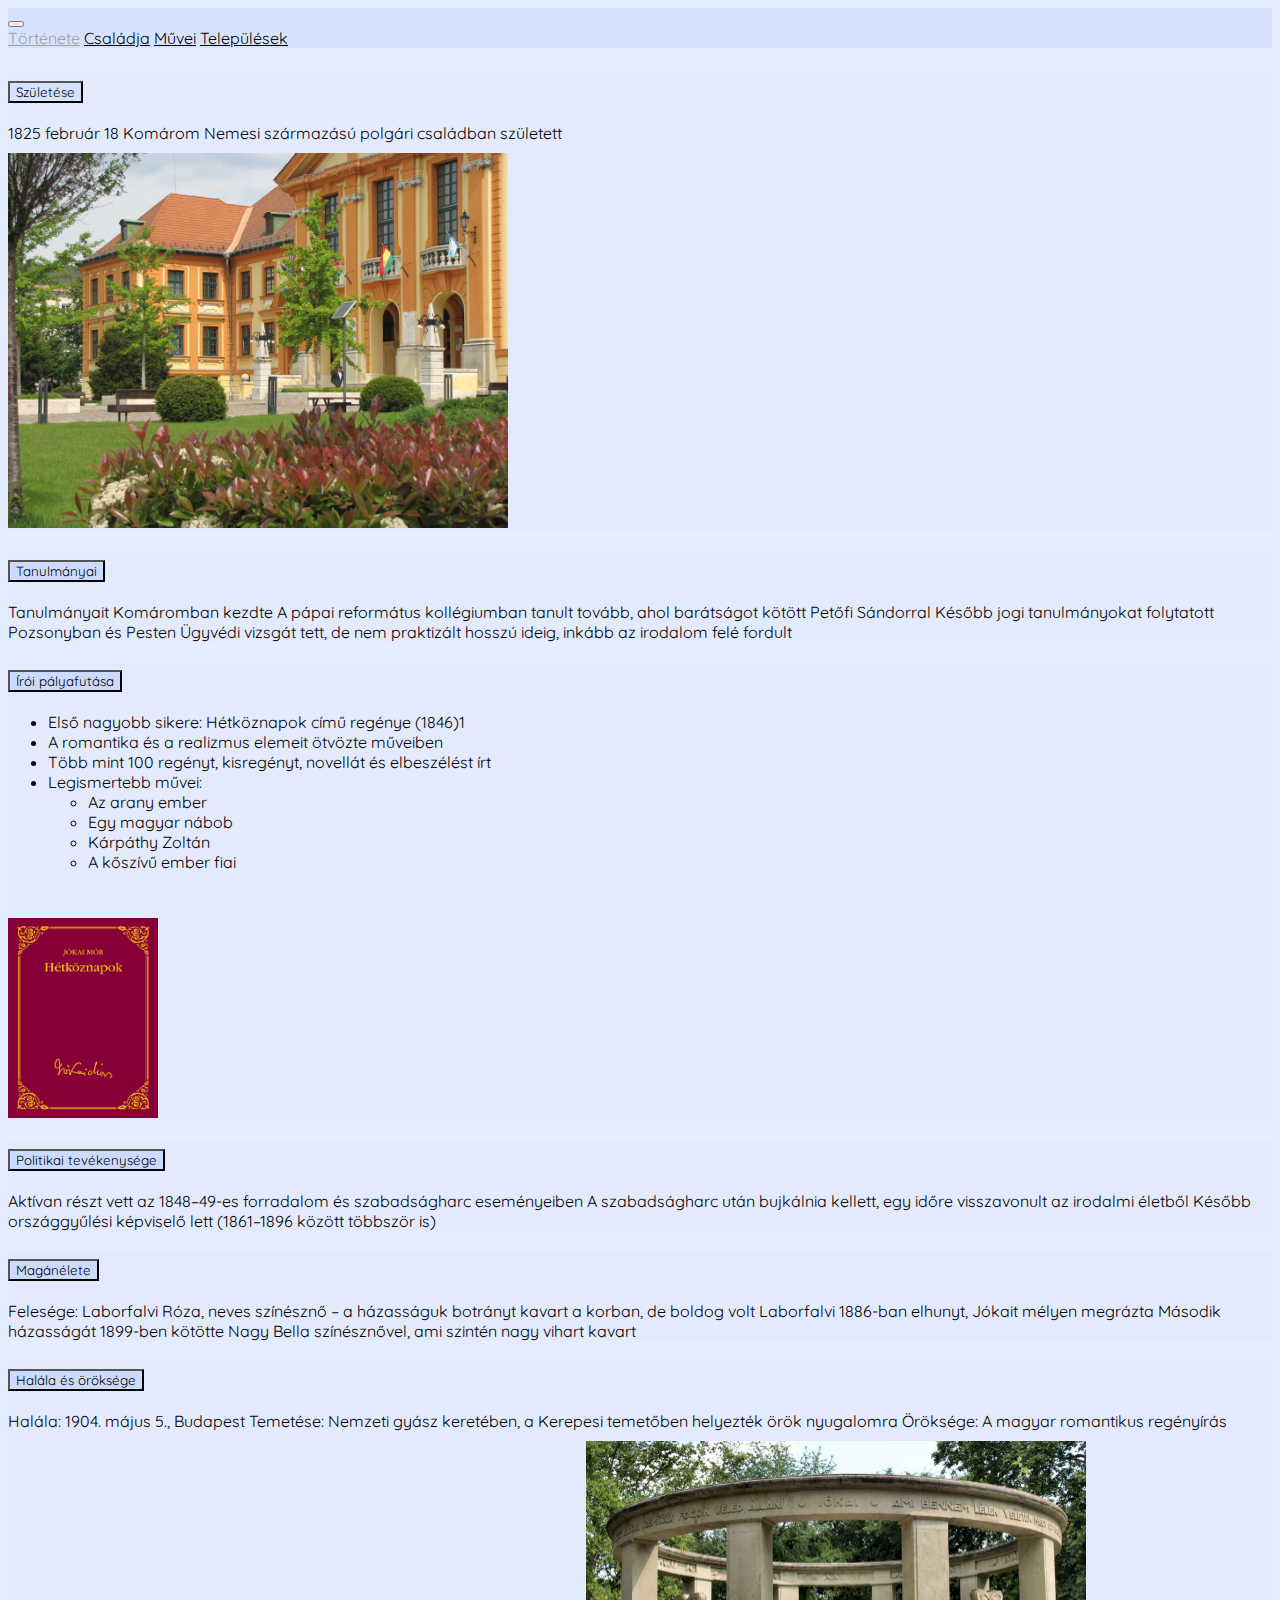
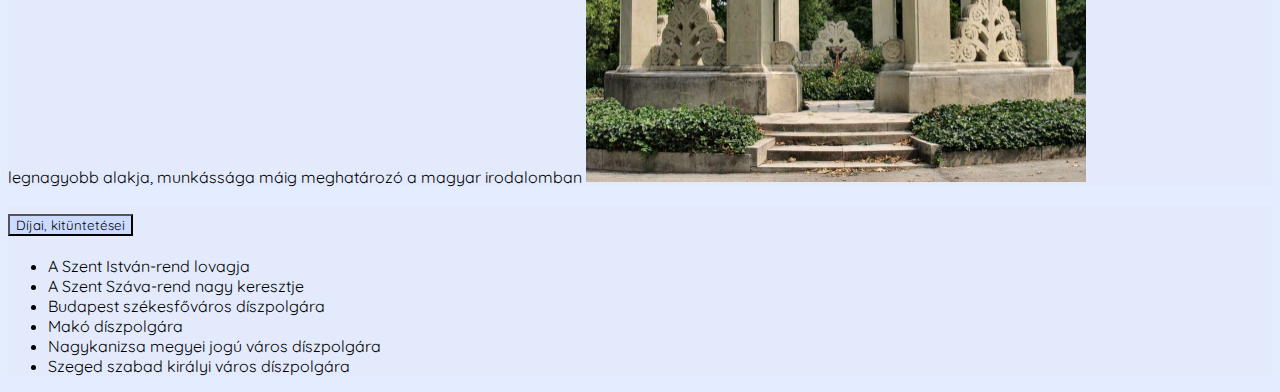
<file: index.html>
<!DOCTYPE html>
<html lang="en">

<head>
  <script src="https://cdn.jsdelivr.net/npm/bootstrap@5.3.8/dist/js/bootstrap.bundle.min.js"
    integrity="sha384-FKyoEForCGlyvwx9Hj09JcYn3nv7wiPVlz7YYwJrWVcXK/BmnVDxM+D2scQbITxI"
    crossorigin="anonymous"></script>
  <link href="https://cdn.jsdelivr.net/npm/bootstrap@5.3.8/dist/css/bootstrap.min.css" rel="stylesheet"
    integrity="sha384-sRIl4kxILFvY47J16cr9ZwB07vP4J8+LH7qKQnuqkuIAvNWLzeN8tE5YBujZqJLB" crossorigin="anonymous">
  <meta charset="UTF-8">
  <meta name="viewport" content="width=device-width, initial-scale=1.0">
  <title>Története</title>
  <link rel="stylesheet" href="tortenetek.css">
</head>

<body>
  <nav class="navbar navbar-expand-lg bg-body-tertiary">
    <div class="container-fluid">
      <button class="navbar-toggler" type="button" data-bs-toggle="collapse" data-bs-target="#navbarNavAltMarkup"
        aria-controls="navbarNavAltMarkup" aria-expanded="false" aria-label="Toggle navigation">
        <span class="navbar-toggler-icon"></span>
      </button>
      <div class="collapse navbar-collapse" id="navbarNavAltMarkup">
        <div class="navbar-nav">
          <a class="nav-link active ittvok" aria-current="page" href="index.html">Története</a>
          <a class="nav-link" href="csaladja.html">Családja</a>
          <a class="nav-link" href="muvei.html">Művei</a>
          <a class="nav-link" href="telepulesek.html">Települések</a>
        </div>
      </div>
    </div>
  </nav>
  <div class="accordion" id="accordionExample">
    <div class="accordion-item">
      <h2 class="accordion-header">
        <button class="accordion-button" type="button" data-bs-toggle="collapse" data-bs-target="#collapseOne"
          aria-expanded="true" aria-controls="collapseOne">
          Születése
        </button>
      </h2>
      <div id="collapseOne" class="accordion-collapse collapse show" data-bs-parent="#accordionExample">
        <div class="accordion-body">
          <strong>1825 február 18 Komárom</strong> Nemesi származású polgári családban született<br>
          <img src="img/Hungary,_Komárom,_a_Városháza_a_Szabadság_téren_001.jpg" alt="Komárom">
        </div>
      </div>
    </div>
    <div class="accordion-item">
      <h2 class="accordion-header">
        <button class="accordion-button collapsed" type="button" data-bs-toggle="collapse" data-bs-target="#collapseTwo"
          aria-expanded="false" aria-controls="collapseTwo">
          Tanulmányai
        </button>
      </h2>
      <div id="collapseTwo" class="accordion-collapse collapse" data-bs-parent="#accordionExample">
        <div class="accordion-body">
          Tanulmányait Komáromban kezdte A pápai református kollégiumban tanult tovább, ahol barátságot kötött Petőfi
          Sándorral
          Később jogi tanulmányokat folytatott Pozsonyban és Pesten
          Ügyvédi vizsgát tett, de nem praktizált hosszú ideig, inkább az irodalom felé fordult
        </div>
      </div>
    </div>
    <div class="accordion-item">
      <h2 class="accordion-header">
        <button class="accordion-button collapsed" type="button" data-bs-toggle="collapse"
          data-bs-target="#collapseThree" aria-expanded="false" aria-controls="collapseThree">
          Írói pályafutása
        </button>
      </h2>
      <div id="collapseThree" class="accordion-collapse collapse" data-bs-parent="#accordionExample">
        <div class="accordion-body">
          <ul>
            <li>Első nagyobb sikere: Hétköznapok című regénye (1846)1</li>
            <li>A romantika és a realizmus elemeit ötvözte műveiben</li>
            <li>Több mint 100 regényt, kisregényt, novellát és elbeszélést írt</li>
            <li>Legismertebb művei:</li>
            <ul>
              <li>Az arany ember</li>
              <li>Egy magyar nábob</li>
              <li>Kárpáthy Zoltán</li>
              <li>A kőszívű ember fiai</li>
            </ul>
          </ul>
          <br><img src="img/covers_76997.jpg" alt="Métköznapok c. mű borítója" class="hetkoznapok">

        </div>
      </div>
    </div>
    <div class="accordion-item">
      <h2 class="accordion-header">
        <button class="accordion-button collapsed" type="button" data-bs-toggle="collapse"
          data-bs-target="#collapseFour" aria-expanded="false" aria-controls="collapseFour">
          Politikai tevékenysége
        </button>
      </h2>
      <div id="collapseFour" class="accordion-collapse collapse" data-bs-parent="#accordionExample">
        <div class="accordion-body">
          Aktívan részt vett az 1848–49-es forradalom és szabadságharc eseményeiben
          A szabadságharc után bujkálnia kellett, egy időre visszavonult az irodalmi életből
          Később országgyűlési képviselő lett (1861–1896 között többször is)
        </div>
      </div>
    </div>
    <div class="accordion-item">
      <h2 class="accordion-header">
        <button class="accordion-button collapsed" type="button" data-bs-toggle="collapse"
          data-bs-target="#collapseFive" aria-expanded="false" aria-controls="collapseFive">
          Magánélete
        </button>
      </h2>
      <div id="collapseFive" class="accordion-collapse collapse" data-bs-parent="#accordionExample">
        <div class="accordion-body">
          Felesége: Laborfalvi Róza, neves színésznő – a házasságuk botrányt kavart a korban, de boldog volt
          Laborfalvi 1886-ban elhunyt, Jókait mélyen megrázta
          Második házasságát 1899-ben kötötte Nagy Bella színésznővel, ami szintén nagy vihart kavart
        </div>
      </div>
    </div>
    <div class="accordion-item">
      <h2 class="accordion-header">
        <button class="accordion-button collapsed" type="button" data-bs-toggle="collapse" data-bs-target="#collapseSix"
          aria-expanded="false" aria-controls="collapseSix">
          Halála és öröksége
        </button>
      </h2>
      <div id="collapseSix" class="accordion-collapse collapse" data-bs-parent="#accordionExample">
        <div class="accordion-body">
          Halála: 1904. május 5., Budapest
          Temetése: Nemzeti gyász keretében, a Kerepesi temetőben helyezték örök nyugalomra
          Öröksége: A magyar romantikus regényírás legnagyobb alakja, munkássága máig meghatározó a magyar irodalomban
          <img src="img/Jókai_Mór_síremléke.jpg" alt="Jókai Mór síremlék">
        </div>
      </div>
    </div>
    <div class="accordion-item">
      <h2 class="accordion-header">
        <button class="accordion-button collapsed" type="button" data-bs-toggle="collapse"
          data-bs-target="#collapseSeven" aria-expanded="false" aria-controls="collapseSeven">
          Díjai, kitüntetései
        </button>
      </h2>
      <div id="collapseSeven" class="accordion-collapse collapse" data-bs-parent="#accordionExample">
        <div class="accordion-body">
          <ul>
            <li>A Szent István-rend lovagja</li>
            <li>A Szent Száva-rend nagy keresztje</li>
            <li>Budapest székesfőváros díszpolgára</li>
            <li>Makó díszpolgára</li>
            <li>Nagykanizsa megyei jogú város díszpolgára</li>
            <li>Szeged szabad királyi város díszpolgára</li>
          </ul>
        </div>
      </div>
    </div>
  </div>

</body>

</html>
</file>
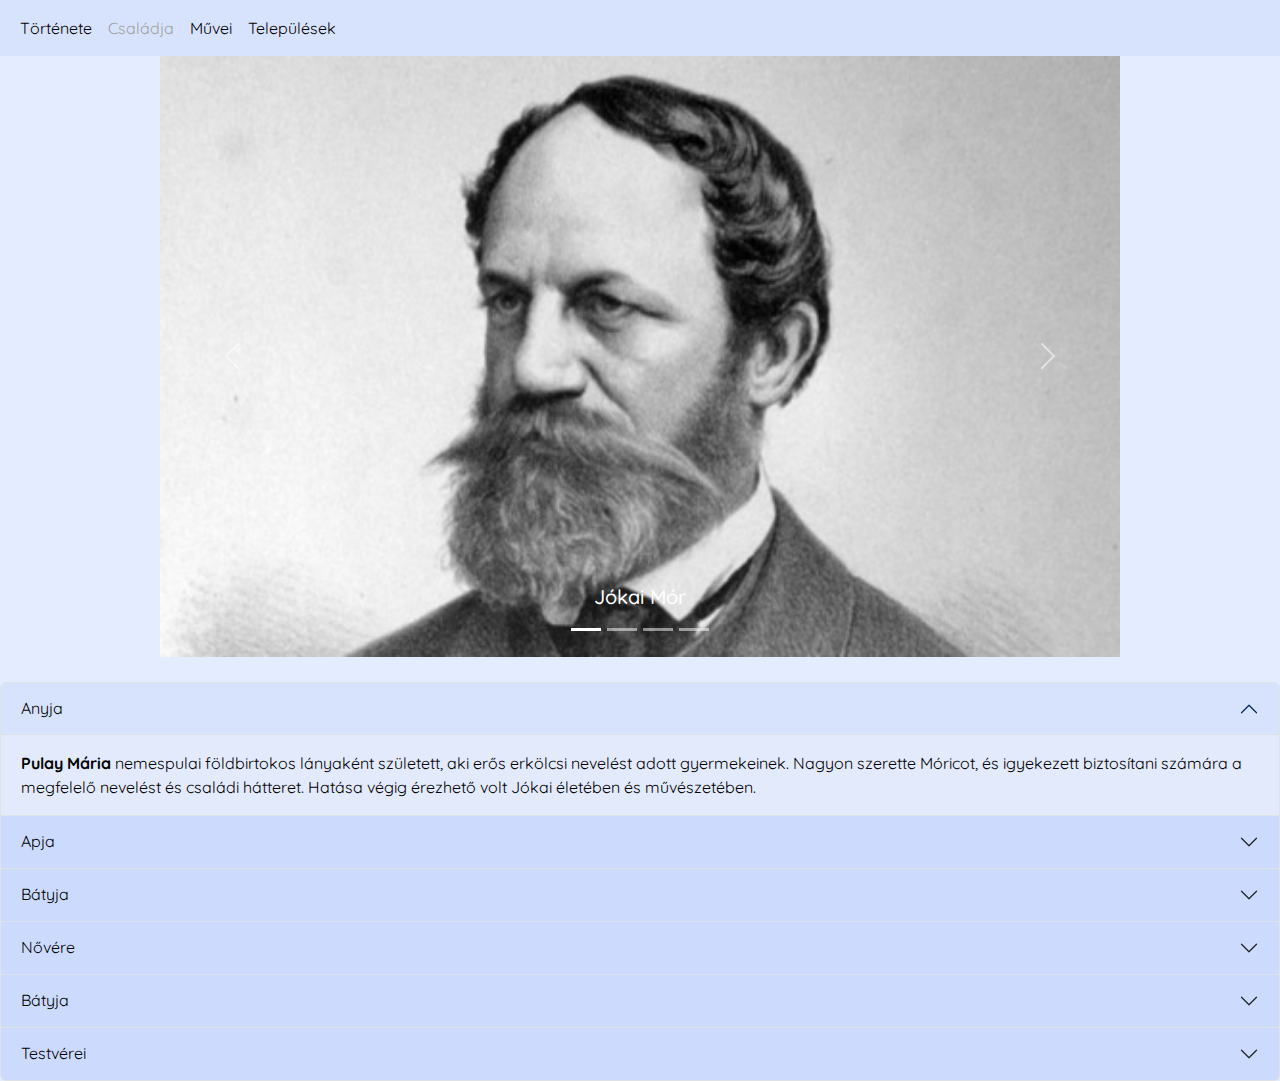
<file: csaladja.html>
<!DOCTYPE html>
<html lang="hu">

<head>
    <meta charset="UTF-8">
    <meta name="viewport" content="width=device-width, initial-scale=1.0">
    <title>Családja</title>
    <link rel="stylesheet" href="https://cdn.jsdelivr.net/npm/bootstrap@5.3.8/dist/css/bootstrap.min.css">
    <script src="https://cdn.jsdelivr.net/npm/bootstrap@5.3.8/dist/js/bootstrap.bundle.min.js"></script>
    <link rel="stylesheet" href="csaladja.css">
</head>

<body>
    <nav class="navbar navbar-expand-lg bg-body-tertiary">
        <div class="container-fluid">
            <button class="navbar-toggler" type="button" data-bs-toggle="collapse" data-bs-target="#navbarNavAltMarkup"
                aria-controls="navbarNavAltMarkup" aria-expanded="false" aria-label="Toggle navigation">
                <span class="navbar-toggler-icon"></span>
            </button>
            <div class="collapse navbar-collapse" id="navbarNavAltMarkup">
                <div class="navbar-nav">
                    <a class="nav-link" href="index.html">Története</a>
                    <a class="nav-link active ittvok" href="csaladja.html" aria-current="page">Családja</a>
                    <a class="nav-link" href="muvei.html">Művei</a>
                    <a class="nav-link" href="telepulesek.html">Települések</a>
                </div>
            </div>
        </div>
    </nav>
    <div id="carouselExampleCaptions" class="carousel slide">
        <div class="carousel-indicators">
            <button type="button" data-bs-target="#carouselExampleCaptions" data-bs-slide-to="0" class="active"
                aria-current="true" aria-label="Slide 1"></button>
            <button type="button" data-bs-target="#carouselExampleCaptions" data-bs-slide-to="1"
                aria-label="Slide 2"></button>
            <button type="button" data-bs-target="#carouselExampleCaptions" data-bs-slide-to="2"
                aria-label="Slide 3"></button>
            <button type="button" data-bs-target="#carouselExampleCaptions" data-bs-slide-to="3"
                aria-label="Slide 4"></button>
        </div>
        <div class="carousel-inner">
            <div class="carousel-item active">
                <img src="img/Jokai.jpg" class="d-block w-100 imidzs" alt="Jókai Mór">
                <div class="carousel-caption d-none d-md-block">
                    <h5>Jókai Mór</h5>
                </div>
            </div>
            <div class="carousel-item">
                <img src="img/Anya.jpg" class="d-block w-100 imidzs" alt="Pulay Mária">
                <div class="carousel-caption d-none d-md-block">
                    <h5>Pulay Mária</h5>
                </div>
            </div>
            <div class="carousel-item">
                <img src="img/Apa.jpg" class="d-block w-100 imidzs" alt="Jókay József">
                <div class="carousel-caption d-none d-md-block">
                    <h5>Jókay József</h5>
                </div>
            </div>
            <div class="carousel-item">
                <img src="img\Laborfalvi_Róza.jpg" class="d-block w-100 imidzs" alt="...">
                <div class="carousel-caption d-none d-md-block">
                    <h5>Laborfalvi Róza</h5>
                </div>
            </div>
        </div>
        <button class="carousel-control-prev" type="button" data-bs-target="#carouselExampleCaptions"
            data-bs-slide="prev">
            <span class="carousel-control-prev-icon" aria-hidden="true"></span>
            <span class="visually-hidden">Previous</span>
        </button>
        <button class="carousel-control-next" type="button" data-bs-target="#carouselExampleCaptions"
            data-bs-slide="next">
            <span class="carousel-control-next-icon" aria-hidden="true"></span>
            <span class="visually-hidden">Next</span>
        </button>
    </div>



    <div class="accordion" id="accordionExample">
        <div class="accordion-item">
            <h2 class="accordion-header">
                <button class="accordion-button" type="button" data-bs-toggle="collapse" data-bs-target="#collapseOne"
                    aria-expanded="true" aria-controls="collapseOne">
                    Anyja
                </button>
            </h2>
            <div id="collapseOne" class="accordion-collapse collapse show" data-bs-parent="#accordionExample">
                <div class="accordion-body">
                    <strong>Pulay Mária</strong> nemespulai földbirtokos lányaként született, aki erős erkölcsi nevelést
                    adott
                    gyermekeinek.
                    Nagyon szerette Móricot, és igyekezett biztosítani számára a megfelelő nevelést és családi hátteret.
                    Hatása végig érezhető volt Jókai életében és művészetében.
                </div>
            </div>
        </div>
        <div class="accordion-item">
            <h2 class="accordion-header">
                <button class="accordion-button collapsed" type="button" data-bs-toggle="collapse"
                    data-bs-target="#collapseTwo" aria-expanded="false" aria-controls="collapseTwo">
                    Apja
                </button>
            </h2>
            <div id="collapseTwo" class="accordion-collapse collapse" data-bs-parent="#accordionExample">
                <div class="accordion-body">
                    <strong>Jókay József</strong> ügyvéd és táblabíró volt, aki elszegényedett családjából származott.
                    Nagyon művelt ember volt: írt verseket, gyűjtött érdekességeket, és ügyes rajzolóként jegyzeteit
                    illusztrálta.
                    Fiát, Móricot támogatta tanulásában és irodalmi érdeklődésében.
                </div>
            </div>
        </div>
        <div class="accordion-item">
            <h2 class="accordion-header">
                <button class="accordion-button collapsed" type="button" data-bs-toggle="collapse"
                    data-bs-target="#collapseThree" aria-expanded="false" aria-controls="collapseThree">
                    Bátyja
                </button>
            </h2>
            <div id="collapseThree" class="accordion-collapse collapse" data-bs-parent="#accordionExample">
                <div class="accordion-body">
                    <strong>Jókay Károly</strong> volt Jókai Mór élő bátyja, aki szintén tanult és művelt ember volt.
                    Bár nem vált híressé, jó kapcsolatot ápolt Mórral és támogatta őt fiatal korában.
                    Keveset tudunk róla, mert visszahúzódó életet élt, de a családi összetartás fontos volt számára.
                </div>
            </div>
        </div>
        <div class="accordion-item">
            <h2 class="accordion-header">
                <button class="accordion-button collapsed" type="button" data-bs-toggle="collapse"
                    data-bs-target="#collapseFour" aria-expanded="false" aria-controls="collapseFour">
                    Nővére
                </button>
            </h2>
            <div id="collapseFour" class="accordion-collapse collapse" data-bs-parent="#accordionExample">
                <div class="accordion-body">
                    <strong>Jókai Eszter</strong> volt Jókai nővére, aki szintén a család szerető légkörében nőtt fel.
                    Kapcsolata testvérével szeretetteljes volt, és támogatta őt gyermekkorában.
                    Ő is részese volt a család életének, amely formálta Mór értékrendjét.
                </div>
            </div>
        </div>
        <div class="accordion-item">
            <h2 class="accordion-header">
                <button class="accordion-button collapsed" type="button" data-bs-toggle="collapse"
                    data-bs-target="#collapseFive" aria-expanded="false" aria-controls="collapseFive">
                    Bátyja
                </button>
            </h2>
            <div id="collapseFive" class="accordion-collapse collapse" data-bs-parent="#accordionExample">
                <div class="accordion-body">
                    <strong>Jókay Károly</strong> volt Jókai Mór élő bátyja, aki szintén tanult és művelt ember volt.
                    Bár nem vált híressé, jó kapcsolatot ápolt Mórral és támogatta őt fiatal korában.
                    Keveset tudunk róla, mert visszahúzódó életet élt, de a családi összetartás fontos volt számára.
                </div>
            </div>
        </div>
        <div class="accordion-item">
            <h2 class="accordion-header">
                <button class="accordion-button collapsed" type="button" data-bs-toggle="collapse"
                    data-bs-target="#collapseSix" aria-expanded="false" aria-controls="collapseSix">
                    Testvérei
                </button>
            </h2>
            <div id="collapseSix" class="accordion-collapse collapse" data-bs-parent="#accordionExample">
                <div class="accordion-body">
                    <strong>Bátyja – Jókay Károly:</strong><br>
                    Jókay Károly volt Jókai Mór élő bátyja, aki szintén tanult és művelt ember volt.
                    Bár nem vált híressé, jó kapcsolatot ápolt Mórral és támogatta őt fiatal korában.
                    Keveset tudunk róla, mert visszahúzódó életet élt, de a családi összetartás fontos volt számára.
                    <br>
                    <br>
                    <strong>Nővére – Jókai Eszter:</strong><br>
                    Jókai Eszter volt Mór nővére, aki szintén a család szerető légkörében nőtt fel.
                    Kapcsolata testvérével szeretetteljes volt, és támogatta őt gyermekkorában.
                    Ő is részese volt a család életének, amely formálta Mór értékrendjét.
                    <br>
                    <br>
                    <strong>Két halva született bátyja:</strong><br>
                    Jókai Mór két bátyja csecsemőként meghalt, ezért nem volt közvetlen hatásuk az életére.
                    Azonban a családi történetek és a szülők bánata hatással volt a család légkörére.
                    Jókai később említette őket, ami a gyermekkor törékenységét és a család küzdelmeit tükrözi.
                </div>
            </div>
        </div>
    </div>


</body>

</html>
</file>
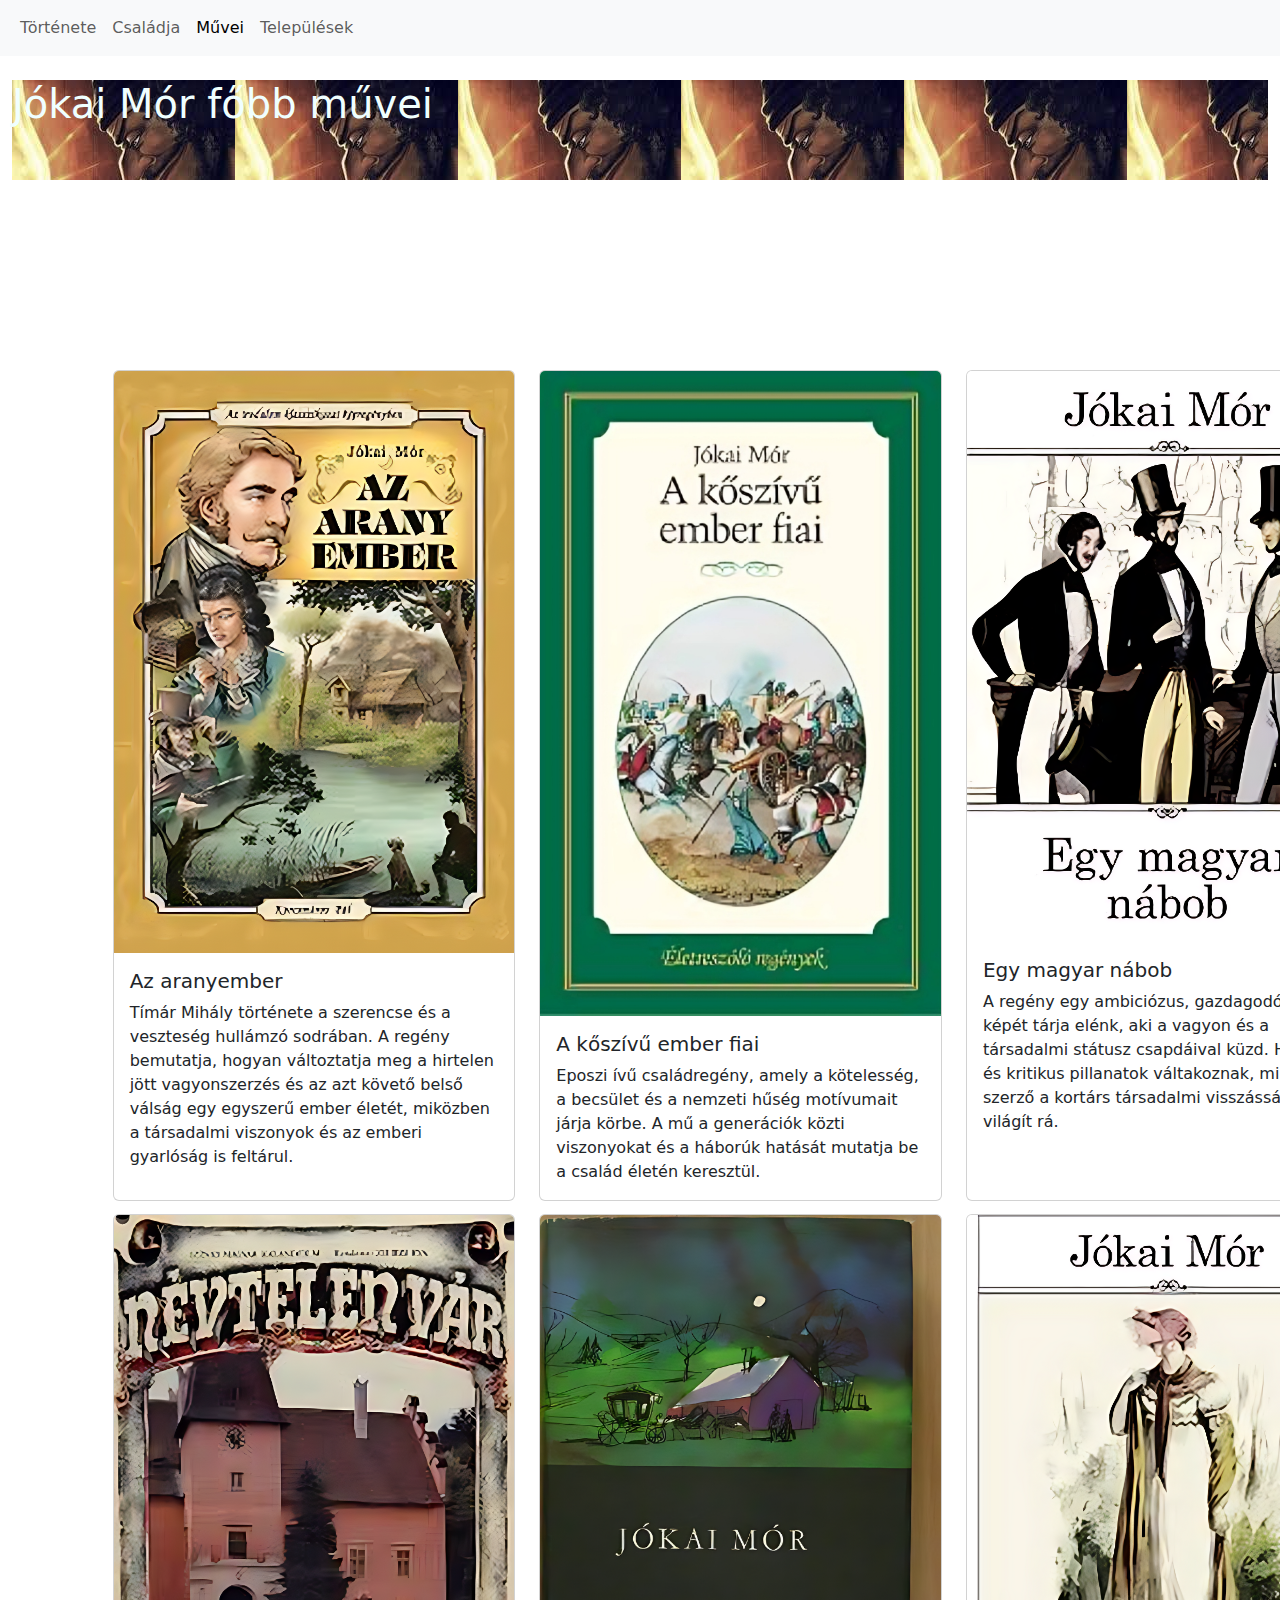
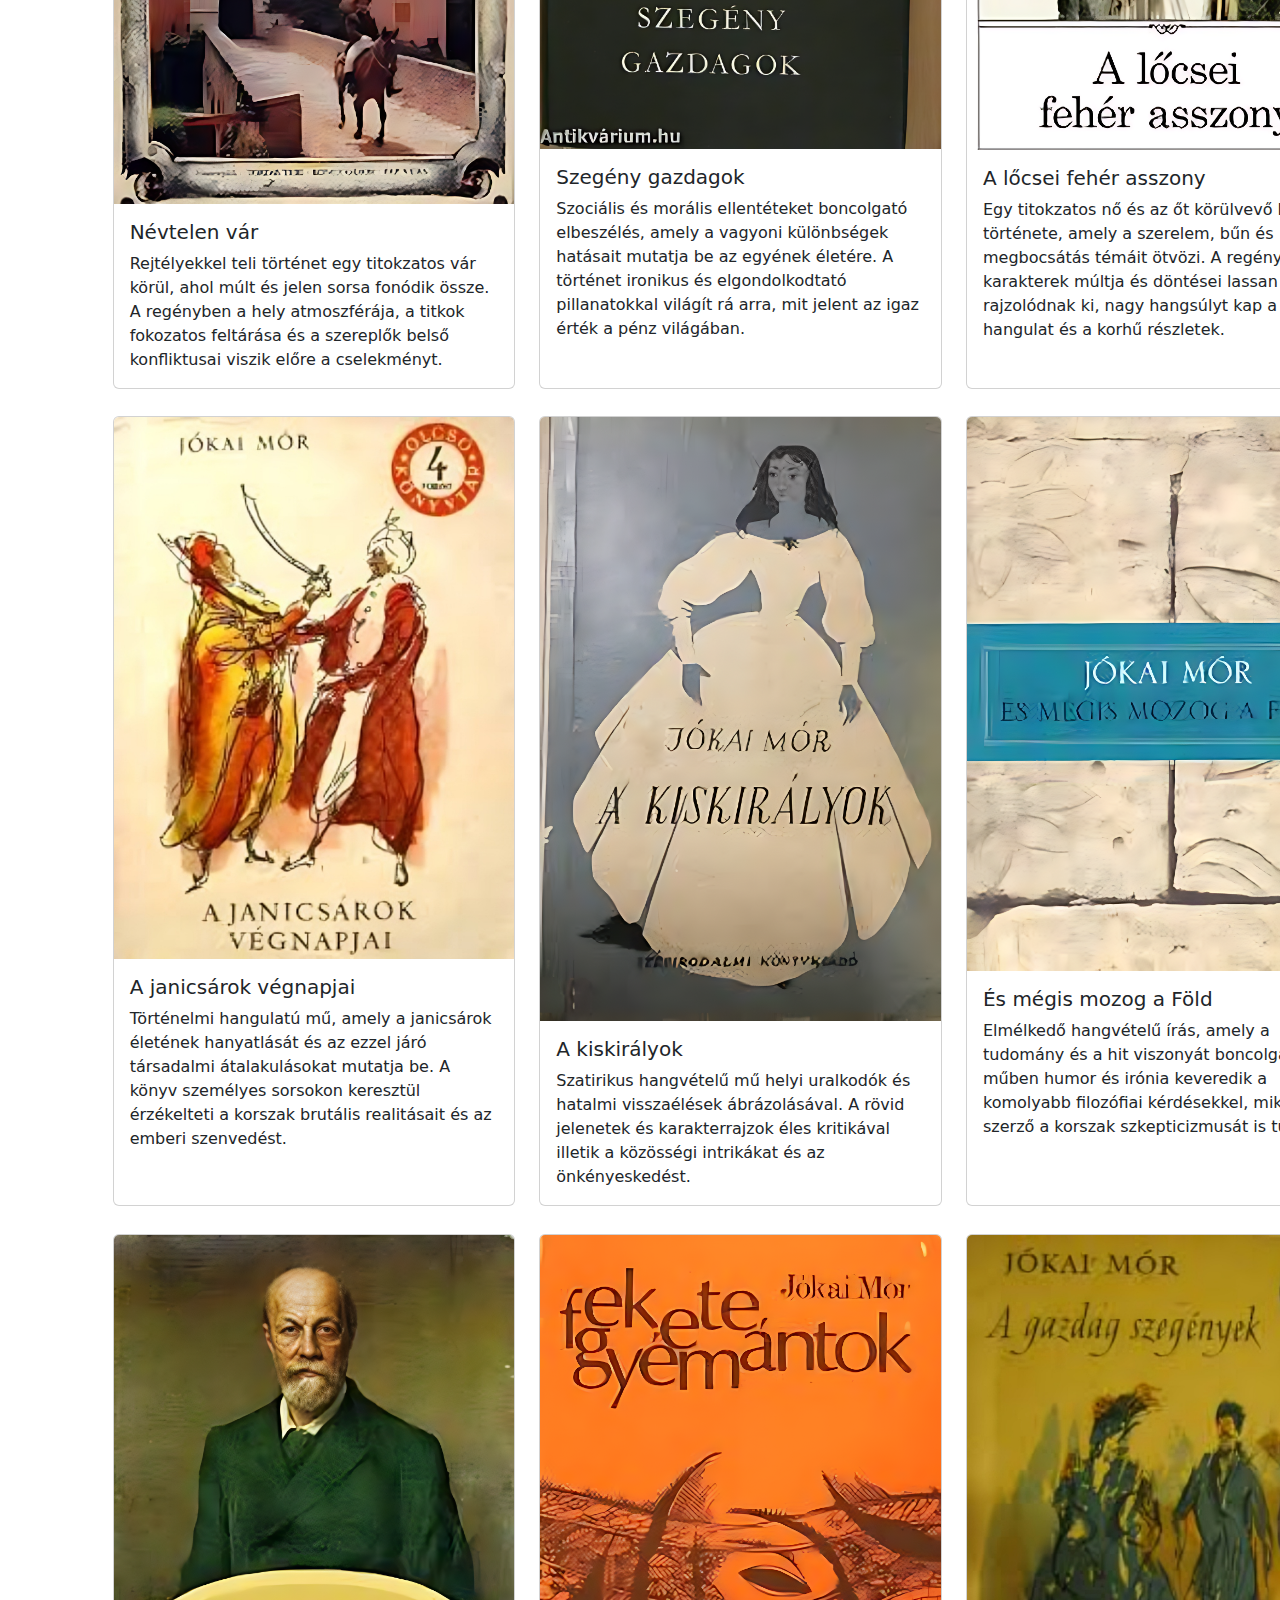
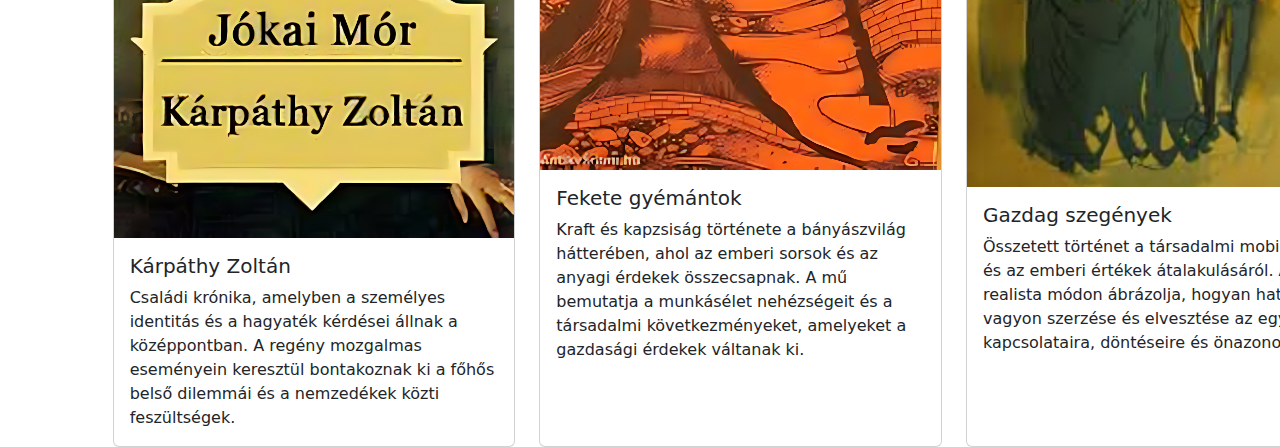
<file: muvei.html>
<!doctype html>
<html lang="hu">

<head>
  <meta charset="utf-8">
  <meta name="viewport" content="width=device-width, initial-scale=1">
  <title>Művei</title>
  <link rel="stylesheet" href="https://cdn.jsdelivr.net/npm/bootstrap@5.3.8/dist/css/bootstrap.min.css">
  <script src="https://cdn.jsdelivr.net/npm/bootstrap@5.3.8/dist/js/bootstrap.bundle.min.js"></script>
  <link rel="stylesheet" href="muvei.css">
</head>

<body>
  <nav class="navbar navbar-expand-lg bg-body-tertiary">
    <div class="container-fluid">
      <button class="navbar-toggler" type="button" data-bs-toggle="collapse" data-bs-target="#navbarNavAltMarkup"
        aria-controls="navbarNavAltMarkup" aria-expanded="false" aria-label="Toggle navigation">
        <span class="navbar-toggler-icon"></span>
      </button>
      <div class="collapse navbar-collapse" id="navbarNavAltMarkup">
        <div class="navbar-nav">
          <a class="nav-link" href="index.html">Története</a>
          <a class="nav-link" href="csaladja.html">Családja</a>
          <a class="nav-link active ittvok" href="muvei.html" aria-current="page">Művei</a>
          <a class="nav-link" href="telepulesek.html">Települések</a>
        </div>
      </div>
    </div>
  </nav>

  <div class="container-fluid py-4">
    <h1 id="teljes" class="mb-4">Jókai Mór főbb művei</h1>

    <div class="row row-cols-1 row-cols-md-3 g-4">
      <div class="col">
        <div class="card h-100">
          <img src="./muvei.img/aranyember_imgupscaler.ai_v1(Fast)_2K.png" class="card-img-top img-fluid"
            alt="Az aranyember">
          <div class="card-body">
            <h5 class="card-title">Az aranyember</h5>
            <p class="card-text">Tímár Mihály története a szerencse és a veszteség hullámzó sodrában. A regény
              bemutatja, hogyan változtatja meg a hirtelen jött vagyonszerzés és az azt követő belső válság egy egyszerű
              ember életét, miközben a társadalmi viszonyok és az emberi gyarlóság is feltárul.</p>
          </div>
        </div>
      </div>

      <div class="col">
        <div class="card h-100">
          <img src="muvei.img/akoszivuemberfiak.png" class="card-img-top img-fluid" alt="A kőszívű ember fiai">
          <div class="card-body">
            <h5 class="card-title">A kőszívű ember fiai</h5>
            <p class="card-text">Eposzi ívű családregény, amely a kötelesség, a becsület és a nemzeti hűség motívumait
              járja körbe. A mű a generációk közti viszonyokat és a háborúk hatását mutatja be a család életén
              keresztül.</p>
          </div>
        </div>
      </div>

      <div class="col">
        <div class="card h-100">
          <img src="muvei.img/egy magyar nábob_imgupscaler.ai_v1(Fast)_2K.png" class="card-img-top img-fluid"
            alt="Egy magyar nábob">
          <div class="card-body">
            <h5 class="card-title">Egy magyar nábob</h5>
            <p class="card-text">A regény egy ambiciózus, gazdagodó főhős képét tárja elénk, aki a vagyon és a
              társadalmi státusz csapdáival küzd. Humoros és kritikus pillanatok váltakoznak, miközben a szerző a
              kortárs társadalmi visszásságokra világít rá.</p>
          </div>
        </div>
      </div>

      <div class="col">
        <div class="card h-100">
          <img src="muvei.img/névtelenvar_imgupscaler.ai_v1(Fast)_2K.png" class="card-img-top img-fluid"
            alt="Névtelen vár">
          <div class="card-body">
            <h5 class="card-title">Névtelen vár</h5>
            <p class="card-text">Rejtélyekkel teli történet egy titokzatos vár körül, ahol múlt és jelen sorsa fonódik
              össze. A regényben a hely atmoszférája, a titkok fokozatos feltárása és a szereplők belső konfliktusai
              viszik előre a cselekményt.</p>
          </div>
        </div>
      </div>

      <div class="col">
        <div class="card h-100">
          <img src="muvei.img/szegenygazdagok_imgupscaler.ai_v1(Fast)_2K.png" class="card-img-top img-fluid"
            alt="Szegény gazdagok">
          <div class="card-body">
            <h5 class="card-title">Szegény gazdagok</h5>
            <p class="card-text">Szociális és morális ellentéteket boncolgató elbeszélés, amely a vagyoni különbségek
              hatásait mutatja be az egyének életére. A történet ironikus és elgondolkodtató pillanatokkal világít rá
              arra, mit jelent az igaz érték a pénz világában.</p>
          </div>
        </div>
      </div>

      <div class="col">
        <div class="card h-100">
          <img src="muvei.img/lőcsei fehér aszony_imgupscaler.ai_v1(Fast)_2K.png" class="card-img-top img-fluid"
            alt="A lőcsei fehér asszony">
          <div class="card-body">
            <h5 class="card-title">A lőcsei fehér asszony</h5>
            <p class="card-text">Egy titokzatos nő és az őt körülvevő legendák története, amely a szerelem, bűn és
              megbocsátás témáit ötvözi. A regényben a karakterek múltja és döntései lassan rajzolódnak ki, nagy
              hangsúlyt kap a hangulat és a korhű részletek.</p>
          </div>
        </div>
      </div>

      <div class="col">
        <div class="card h-100">
          <img src="muvei.img/ajnicsarvegnapok).png" class="card-img-top img-fluid" alt="A janicsárok végnapjai">
          <div class="card-body">
            <h5 class="card-title">A janicsárok végnapjai</h5>
            <p class="card-text">Történelmi hangulatú mű, amely a janicsárok életének hanyatlását és az ezzel járó
              társadalmi átalakulásokat mutatja be. A könyv személyes sorsokon keresztül érzékelteti a korszak brutális
              realitásait és az emberi szenvedést.</p>
          </div>
        </div>
      </div>

      <div class="col">
        <div class="card h-100">
          <img src="muvei.img/a kiskirályok_imgupscaler.ai_v1(Fast)_2K.png" class="card-img-top img-fluid"
            alt="A kiskirályok">
          <div class="card-body">
            <h5 class="card-title">A kiskirályok</h5>
            <p class="card-text">Szatirikus hangvételű mű helyi uralkodók és hatalmi visszaélések ábrázolásával. A rövid
              jelenetek és karakterrajzok éles kritikával illetik a közösségi intrikákat és az önkényeskedést.</p>
          </div>
        </div>
      </div>

      <div class="col">
        <div class="card h-100">
          <img src="muvei.img/és mégis forog a föld_imgupscaler.ai_v1(Fast)_2K.png" class="card-img-top img-fluid"
            alt="És mégis mozog a Föld">
          <div class="card-body">
            <h5 class="card-title">És mégis mozog a Föld</h5>
            <p class="card-text">Elmélkedő hangvételű írás, amely a tudomány és a hit viszonyát boncolgatja. A műben
              humor és irónia keveredik a komolyabb filozófiai kérdésekkel, miközben a szerző a korszak szkepticizmusát
              is tükrözi.</p>
          </div>
        </div>
      </div>

      <div class="col">
        <div class="card h-100">
          <img src="muvei.img/Kárpáty Zoltán_imgupscaler.ai_v1(Fast)_2K.png" class="card-img-top img-fluid"
            alt="Kárpáthy Zoltán">
          <div class="card-body">
            <h5 class="card-title">Kárpáthy Zoltán</h5>
            <p class="card-text">Családi krónika, amelyben a személyes identitás és a hagyaték kérdései állnak a
              középpontban. A regény mozgalmas eseményein keresztül bontakoznak ki a főhős belső dilemmái és a
              nemzedékek közti feszültségek.</p>
          </div>
        </div>
      </div>

      <div class="col">
        <div class="card h-100">
          <img src="muvei.img/fekete gyémántok_imgupscaler.ai_v1(Fast)_2K.png" class="card-img-top img-fluid"
            alt="Fekete gyémántok">
          <div class="card-body">
            <h5 class="card-title">Fekete gyémántok</h5>
            <p class="card-text">Kraft és kapzsiság története a bányászvilág hátterében, ahol az emberi sorsok és az
              anyagi érdekek összecsapnak. A mű bemutatja a munkásélet nehézségeit és a társadalmi következményeket,
              amelyeket a gazdasági érdekek váltanak ki.</p>
          </div>
        </div>
      </div>

      <div class="col">
        <div class="card h-100">
          <img src="muvei.img/letöltés (4).png" class="card-img-top img-fluid" alt="Gazdag szegények">
          <div class="card-body">
            <h5 class="card-title">Gazdag szegények</h5>
            <p class="card-text">Összetett történet a társadalmi mobilitásról és az emberi értékek átalakulásáról. A mű
              realista módon ábrázolja, hogyan hat a vagyon szerzése és elvesztése az egyén kapcsolataira, döntéseire és
              önazonosságára.</p>
          </div>
        </div>
      </div>
    </div>
  </div>


</body>

</html>
</file>
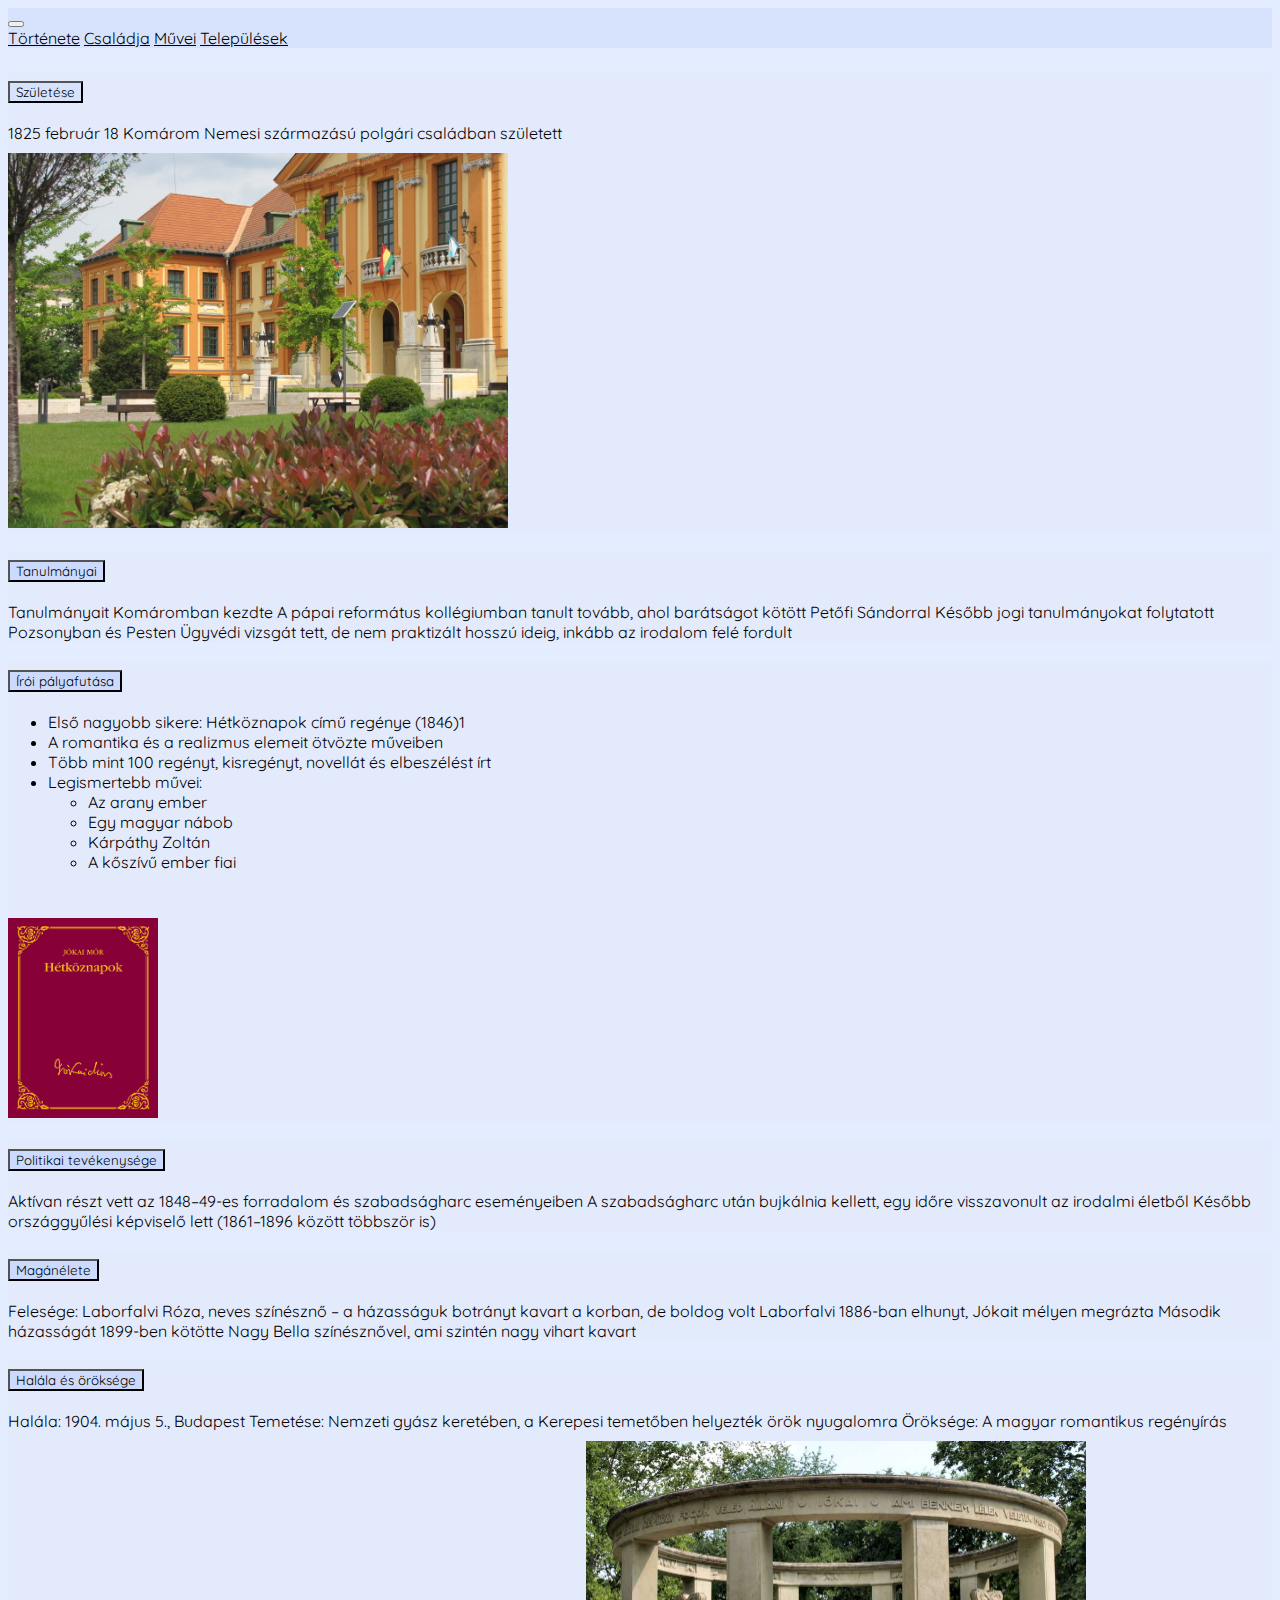
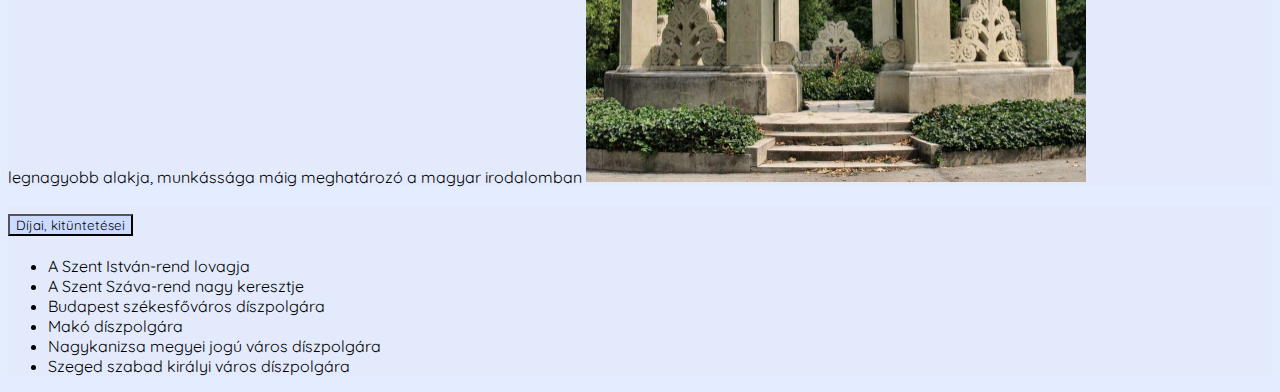
<file: tortenete.html>
<!DOCTYPE html>
<html lang="en">

<head>
  <script src="https://cdn.jsdelivr.net/npm/bootstrap@5.3.8/dist/js/bootstrap.bundle.min.js"
    integrity="sha384-FKyoEForCGlyvwx9Hj09JcYn3nv7wiPVlz7YYwJrWVcXK/BmnVDxM+D2scQbITxI"
    crossorigin="anonymous"></script>
  <link href="https://cdn.jsdelivr.net/npm/bootstrap@5.3.8/dist/css/bootstrap.min.css" rel="stylesheet"
    integrity="sha384-sRIl4kxILFvY47J16cr9ZwB07vP4J8+LH7qKQnuqkuIAvNWLzeN8tE5YBujZqJLB" crossorigin="anonymous">
  <meta charset="UTF-8">
  <meta name="viewport" content="width=device-width, initial-scale=1.0">
  <title>Története</title>
  <link rel="stylesheet" href="tortenetek.css">
</head>

<body>
  <nav class="navbar navbar-expand-lg bg-body-tertiary">
    <div class="container-fluid">
      <button class="navbar-toggler" type="button" data-bs-toggle="collapse" data-bs-target="#navbarNavAltMarkup"
        aria-controls="navbarNavAltMarkup" aria-expanded="false" aria-label="Toggle navigation">
        <span class="navbar-toggler-icon"></span>
      </button>
      <div class="collapse navbar-collapse" id="navbarNavAltMarkup">
        <div class="navbar-nav">
          <a class="nav-link active" aria-current="page" href="tortenete.html">Története</a>
          <a class="nav-link" href="csaladja.html">Családja</a>
          <a class="nav-link" href="muvei.html">Művei</a>
          <a class="nav-link" href="telepulesek.html">Települések</a>
        </div>
      </div>
    </div>
  </nav>
  <div class="accordion" id="accordionExample">
    <div class="accordion-item">
      <h2 class="accordion-header">
        <button class="accordion-button" type="button" data-bs-toggle="collapse" data-bs-target="#collapseOne"
          aria-expanded="true" aria-controls="collapseOne">
          Születése
        </button>
      </h2>
      <div id="collapseOne" class="accordion-collapse collapse show" data-bs-parent="#accordionExample">
        <div class="accordion-body">
          <strong>1825 február 18 Komárom</strong> Nemesi származású polgári családban született<br>
          <img src="img/Hungary,_Komárom,_a_Városháza_a_Szabadság_téren_001.jpg" alt="Komárom">
        </div>
      </div>
    </div>
    <div class="accordion-item">
      <h2 class="accordion-header">
        <button class="accordion-button collapsed" type="button" data-bs-toggle="collapse" data-bs-target="#collapseTwo"
          aria-expanded="false" aria-controls="collapseTwo">
          Tanulmányai
        </button>
      </h2>
      <div id="collapseTwo" class="accordion-collapse collapse" data-bs-parent="#accordionExample">
        <div class="accordion-body">
          Tanulmányait Komáromban kezdte A pápai református kollégiumban tanult tovább, ahol barátságot kötött Petőfi
          Sándorral
          Később jogi tanulmányokat folytatott Pozsonyban és Pesten
          Ügyvédi vizsgát tett, de nem praktizált hosszú ideig, inkább az irodalom felé fordult
        </div>
      </div>
    </div>
    <div class="accordion-item">
      <h2 class="accordion-header">
        <button class="accordion-button collapsed" type="button" data-bs-toggle="collapse"
          data-bs-target="#collapseThree" aria-expanded="false" aria-controls="collapseThree">
          Írói pályafutása
        </button>
      </h2>
      <div id="collapseThree" class="accordion-collapse collapse" data-bs-parent="#accordionExample">
        <div class="accordion-body">
          <ul>
            <li>Első nagyobb sikere: Hétköznapok című regénye (1846)1</li>
            <li>A romantika és a realizmus elemeit ötvözte műveiben</li>
            <li>Több mint 100 regényt, kisregényt, novellát és elbeszélést írt</li>
            <li>Legismertebb művei:</li>
            <ul>
              <li>Az arany ember</li>
              <li>Egy magyar nábob</li>
              <li>Kárpáthy Zoltán</li>
              <li>A kőszívű ember fiai</li>
            </ul>
          </ul>
          <br><img src="img/covers_76997.jpg" alt="Métköznapok c. mű borítója" class="hetkoznapok">

        </div>
      </div>
    </div>
    <div class="accordion-item">
      <h2 class="accordion-header">
        <button class="accordion-button collapsed" type="button" data-bs-toggle="collapse"
          data-bs-target="#collapseFour" aria-expanded="false" aria-controls="collapseFour">
          Politikai tevékenysége
        </button>
      </h2>
      <div id="collapseFour" class="accordion-collapse collapse" data-bs-parent="#accordionExample">
        <div class="accordion-body">
          Aktívan részt vett az 1848–49-es forradalom és szabadságharc eseményeiben
          A szabadságharc után bujkálnia kellett, egy időre visszavonult az irodalmi életből
          Később országgyűlési képviselő lett (1861–1896 között többször is)
        </div>
      </div>
    </div>
    <div class="accordion-item">
      <h2 class="accordion-header">
        <button class="accordion-button collapsed" type="button" data-bs-toggle="collapse"
          data-bs-target="#collapseFive" aria-expanded="false" aria-controls="collapseFive">
          Magánélete
        </button>
      </h2>
      <div id="collapseFive" class="accordion-collapse collapse" data-bs-parent="#accordionExample">
        <div class="accordion-body">
          Felesége: Laborfalvi Róza, neves színésznő – a házasságuk botrányt kavart a korban, de boldog volt
          Laborfalvi 1886-ban elhunyt, Jókait mélyen megrázta
          Második házasságát 1899-ben kötötte Nagy Bella színésznővel, ami szintén nagy vihart kavart
        </div>
      </div>
    </div>
    <div class="accordion-item">
      <h2 class="accordion-header">
        <button class="accordion-button collapsed" type="button" data-bs-toggle="collapse" data-bs-target="#collapseSix"
          aria-expanded="false" aria-controls="collapseSix">
          Halála és öröksége
        </button>
      </h2>
      <div id="collapseSix" class="accordion-collapse collapse" data-bs-parent="#accordionExample">
        <div class="accordion-body">
          Halála: 1904. május 5., Budapest
          Temetése: Nemzeti gyász keretében, a Kerepesi temetőben helyezték örök nyugalomra
          Öröksége: A magyar romantikus regényírás legnagyobb alakja, munkássága máig meghatározó a magyar irodalomban
          <img src="img/Jókai_Mór_síremléke.jpg" alt="Jókai Mór síremlék">
        </div>
      </div>
    </div>
    <div class="accordion-item">
      <h2 class="accordion-header">
        <button class="accordion-button collapsed" type="button" data-bs-toggle="collapse"
          data-bs-target="#collapseSeven" aria-expanded="false" aria-controls="collapseSeven">
          Díjai, kitüntetései
        </button>
      </h2>
      <div id="collapseSeven" class="accordion-collapse collapse" data-bs-parent="#accordionExample">
        <div class="accordion-body">
          <ul>
            <li>A Szent István-rend lovagja</li>
            <li>A Szent Száva-rend nagy keresztje</li>
            <li>Budapest székesfőváros díszpolgára</li>
            <li>Makó díszpolgára</li>
            <li>Nagykanizsa megyei jogú város díszpolgára</li>
            <li>Szeged szabad királyi város díszpolgára</li>
          </ul>
        </div>
      </div>
    </div>
  </div>

</body>

</html>
</file>
<file: tortenetek.css>
@import url('https://fonts.googleapis.com/css2?family=Quicksand&display=swap');

* {
    font-family: "Quicksand", sans-serif;
    font-optical-sizing: auto;
    font-weight: 400;
    font-style: normal;
}

body {
    background-color: #e3edff;
}

.accordion-item {
    background-color: #e2eafc;
    color: black;
}

.accordion-button:not(.collapsed) {
    background-color: #d7e3fc;
    color: black;
}

.accordion-button {
    background-color: #ccdbfd;
    color: black;
}

.accordion {
    margin-top: 25px;
}

.nav-link {
    color: #000;
}

.nav-link:hover {
    color: #000;
}

.ittvok {
    color: #A1A1A1 !important
}

.navbar {
    background-color: #d7e3fc !important;
}

img {
    margin-top: 10px;
    width: 500px;
}

.hetkoznapok {
    height: 200px;
    width: 150px;
}
</file>
<file: csaladja.css>
@import url('https://fonts.googleapis.com/css2?family=Quicksand&display=swap');

* {
    font-family: "Quicksand", sans-serif;
    font-optical-sizing: auto;
    font-weight: 400;
    font-style: normal;
}

body {
    background-color: #e3edff;
}

.accordion-item {
    background-color: #e2eafc;
    color: black;
}

.accordion-button:not(.collapsed) {
    background-color: #d7e3fc;
    color: black;
}

.accordion-button {
    background-color: #ccdbfd;
    color: black;
}

.accordion {
    margin-top: 25px;
}

.nav-link {
    color: #000;
}

.nav-link:hover {
    color: #000;
}

.ittvok {
    color: #A1A1A1 !important
}

.navbar {
    background-color: #d7e3fc !important;
}

.carousel {
    height: 75;
    width: 75%;
    margin-left: auto;
    margin-right: auto;
}
</file>
<file: muvei.css>
#teljes{
    background-image: url(img/tab.jpg);
    width: 100%;
    height: 100px;
    color: azure;
}
.card{
        width: auto;
        left: 25%;
        top: 20%;
}
</file>
